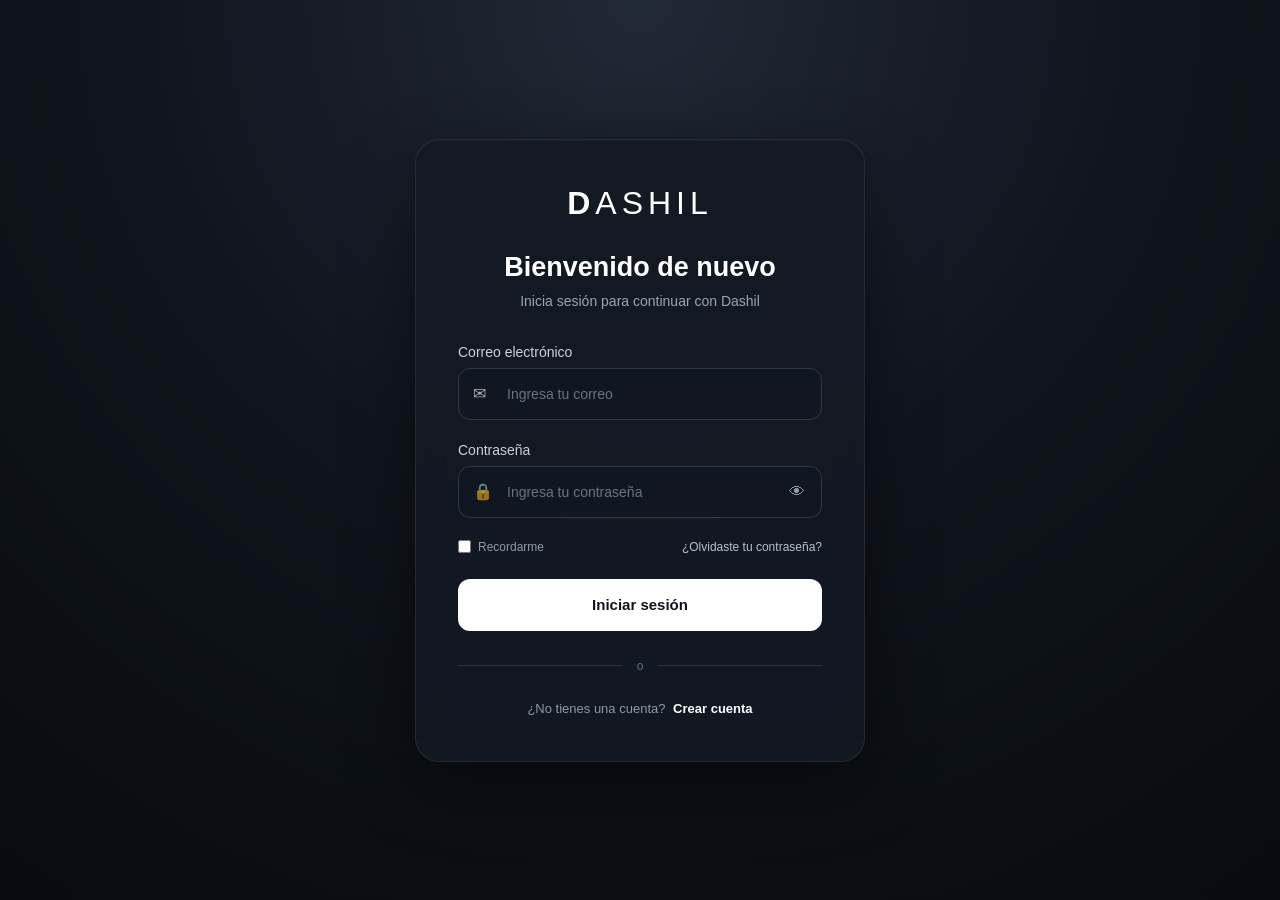
<file: DashilWeb/index.html>
<!DOCTYPE html>
<html lang="es">

<head>
    <meta charset="UTF-8">
    <meta name="viewport" content="width=device-width, initial-scale=1.0">

    <title>Dashil</title>

    <link rel="stylesheet" href="estilo.css">
</head>

<body>

    <div class="app">

        <!-- BARRA LATERAL -->

        <aside class="sidebar">

            <div class="sidebar-top">

                <div class="logo">
                    <div class="logo-icon">D</div>
                    <span>Dashil</span>
                </div>

                <button class="new-chat" id="newChat">
                    <span>＋</span>
                    Nueva conversación
                </button>

            </div>

<div class="history">

    <!-- CHATS FIJADOS -->

    <div
        class="history-section"
        id="pinnedSection"
    >

        <p class="history-title">
            📌 Fijados
        </p>

        <div
            class="history-list"
            id="pinnedChats"
        ></div>

    </div>


    <!-- TODOS LOS DEMÁS CHATS -->

    <div
        class="history-section"
        id="normalSection"
    >

        <p class="history-title">
            Conversaciones
        </p>

        <div
            class="history-list"
            id="normalChats"
        ></div>

    </div>

</div>


          <div class="sidebar-bottom">

    <button class="sidebar-button">
        ⚙️
        <span>Configuración</span>
    </button>


    <div class="profile-wrapper">

        <button
            class="profile-button"
            id="profileButton"
        >

            <div
                class="profile-avatar"
                id="userAvatar"
            >
                U
            </div>

            <div class="profile-info">

                <span id="userName">
                    Usuario
                </span>

                <small>
                    Cuenta de Dashil
                </small>

            </div>

            <span class="profile-arrow">
                ⋯
            </span>

        </button>


        <div
            class="profile-menu"
            id="profileMenu"
        >

            <button>
                👤 Mi perfil
            </button>

            <button>
                ⚙️ Configuración
            </button>

            <div class="profile-menu-divider"></div>

            <button
                class="logout-menu-button"
                id="logoutButton"
            >
                ↪ Cerrar sesión
            </button>

        </div>

    </div>

</div>

        </aside>


        <!-- CONTENIDO PRINCIPAL -->

        <main class="main">

            <!-- ENCABEZADO -->

            <header class="topbar">

                <div class="model-name">
                    <span>Dashil</span>
                    <span class="arrow">⌄</span>
                </div>

                <button class="menu-button">
                    ⋯
                </button>

            </header>

            <!-- Cerrar sesión -->

            


            <!-- ÁREA DEL CHAT -->

            <section class="chat-container">

                <div class="welcome" id="welcome">

                    <div class="dashil-avatar">
                        D
                    </div>

                    <h1>Hola, soy Dashil</h1>

                    <p>
                        Tu asistente personal de inteligencia artificial.
                    </p>

                </div>


                <div class="messages" id="messages">
                </div>

            </section>


            <!-- CAJA DE MENSAJE -->

            <div class="input-container">

                <div class="input-box">

                    <button class="attach-button" title="Adjuntar archivo">
                        ＋
                    </button>

                    <textarea
                        id="userInput"
                        placeholder="Escribe un mensaje a Dashil..."
                        rows="1"></textarea>

                    <button
                        class="send-button"
                        id="sendButton"
                        title="Enviar">
                        ↑
                    </button>

                </div>

                <p class="disclaimer">
                    Dashil es una IA y puede cometer error, ten paciencia.
                </p>

            </div>

        </main>

    </div>


    <script src="script.js"></script>

</body>

</html>
</file>
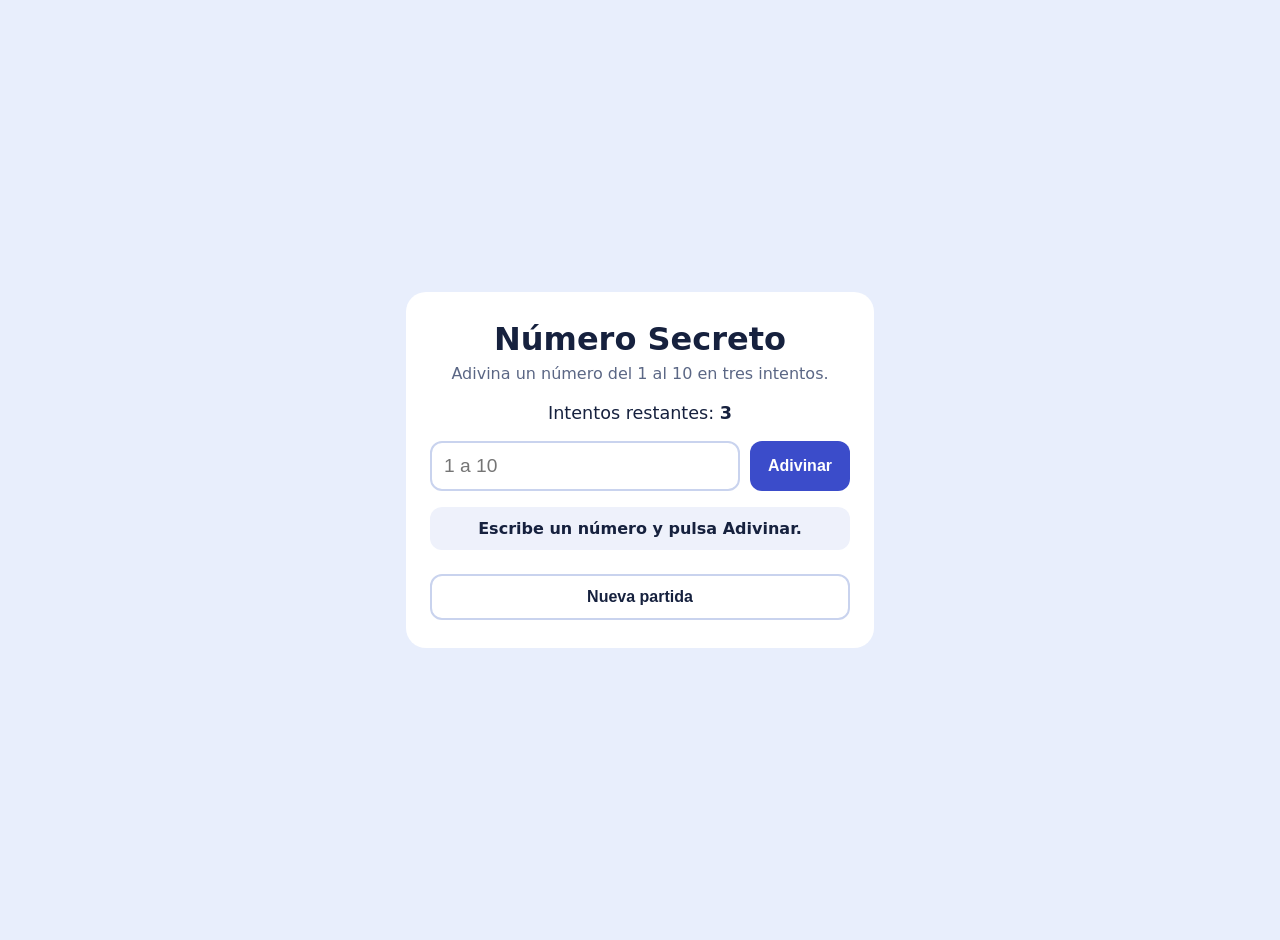
<file: Juego/Index.html>
<!DOCTYPE html>
<html lang="es">
<head>
  <meta charset="utf-8">
  <meta name="viewport" content="width=device-width, initial-scale=1">
  <title>Número Secreto</title>
  <link rel="stylesheet" href="css/style.css">
</head>
<body>
  <main>
    <h1>Número Secreto</h1>
  <p class="subtitulo">Adivina un número del 1 al 10 en tres intentos.</p>

  <p class="intentos">Intentos restantes: <strong id="intentos">3</strong></p>

  <div class="entrada">
    <input id="campoNumero" type="number" min="1" max="10" placeholder="1 a 10">
    <button id="btnAdivinar" type="button">Adivinar</button>
  </div>

  <p id="mensaje">Escribe un número y pulsa Adivinar.</p>

  <button id="btnNueva" type="button">Nueva partida</button>
</main>
  <script src="js/script.js"></script>
</body>
</html>
</file>
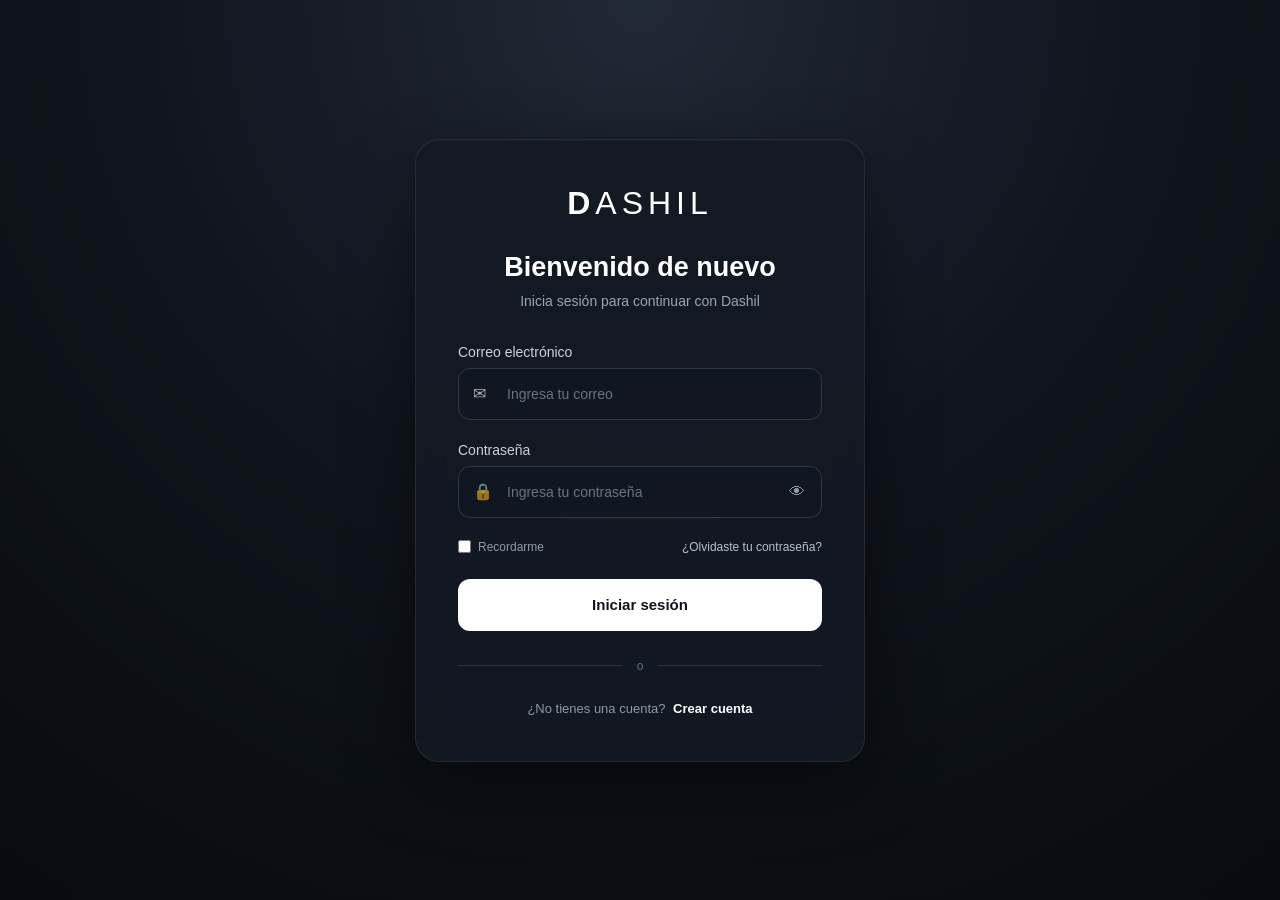
<file: DashilWeb/Login/login.html>
<!DOCTYPE html>
<html lang="es">

<head>
    <meta charset="UTF-8">
    <meta name="viewport" content="width=device-width, initial-scale=1.0">

    <title>Dashil - Iniciar sesión</title>

    <link rel="stylesheet" href="login.css">
</head>

<body>

    <main class="login-container">

        <section class="login-card">

            <div class="logo">
                D<span>ASHIL</span>
            </div>

            <h1>Bienvenido de nuevo</h1>

            <p class="subtitle">
                Inicia sesión para continuar con Dashil
            </p>

            <form id="loginForm">

                <div class="input-group">

                    <label for="email">
                        Correo electrónico
                    </label>

                    <div class="input-wrapper">

                        <span class="input-icon">✉</span>

                        <input
                            type="email"
                            id="email"
                            placeholder="Ingresa tu correo"
                            autocomplete="email"
                            required
                        >

                    </div>

                </div>


                <div class="input-group">

                    <label for="password">
                        Contraseña
                    </label>

                    <div class="input-wrapper">

                        <span class="input-icon">🔒</span>

                        <input
                            type="password"
                            id="password"
                            placeholder="Ingresa tu contraseña"
                            autocomplete="current-password"
                            required
                        >

                        <button
                            type="button"
                            class="show-password"
                            id="showPassword"
                            
                        >
                            👁
                        </button>

                    </div>

                </div>


                <div class="login-options">

                    <label class="remember">

                        <input type="checkbox" id="remember">

                        <span>Recordarme</span>

                    </label>

                    <a href="#" class="forgot-password">
                        ¿Olvidaste tu contraseña?
                    </a>

                </div>


                <button
                    type="submit"
                    
                    class="login-button"
                >
                    Iniciar sesión
                </button>

            </form>


            <div class="divider">
                <span>o</span>
            </div>


            <p class="register-text">

                ¿No tienes una cuenta?

                <a href="registro.html" class="register-link">
    Crear cuenta
</a>

            </p>

        </section>

    </main>


    <script src="login.js"></script>

</body>

</html>
</file>
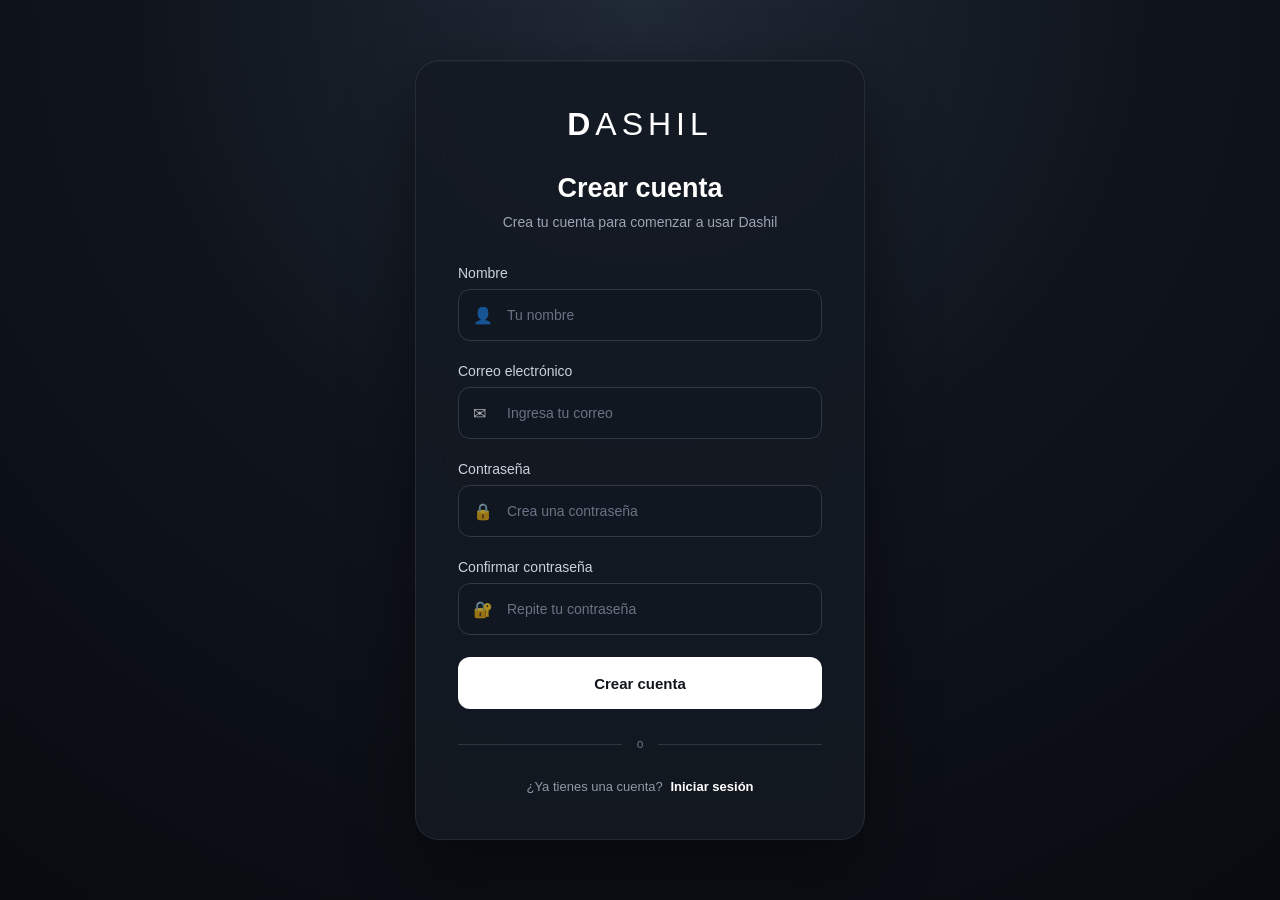
<file: DashilWeb/Login/registro.html>
<!DOCTYPE html>
<html lang="es">

<head>
    <meta charset="UTF-8">
    <meta name="viewport" content="width=device-width, initial-scale=1.0">

    <title>Dashil - Crear cuenta</title>

    <link rel="stylesheet" href="login.css">
</head>

<body>

    <main class="login-container">

        <section class="login-card">

            <div class="logo">
                D<span>ASHIL</span>
            </div>

            <h1>Crear cuenta</h1>

            <p class="subtitle">
                Crea tu cuenta para comenzar a usar Dashil
            </p>


            <form id="registerForm">

                <div class="input-group">

                    <label for="name">
                        Nombre
                    </label>

                    <div class="input-wrapper">

                        <span class="input-icon">👤</span>

                        <input
                            type="text"
                            id="name"
                            placeholder="Tu nombre"
                            required
                        >

                    </div>

                </div>


                <div class="input-group">

                    <label for="email">
                        Correo electrónico
                    </label>

                    <div class="input-wrapper">

                        <span class="input-icon">✉</span>

                        <input
                            type="email"
                            id="email"
                            placeholder="Ingresa tu correo"
                            required
                        >

                    </div>

                </div>


                <div class="input-group">

                    <label for="password">
                        Contraseña
                    </label>

                    <div class="input-wrapper">

                        <span class="input-icon">🔒</span>

                        <input
                            type="password"
                            id="password"
                            placeholder="Crea una contraseña"
                            required
                        >

                    </div>

                </div>


                <div class="input-group">

                    <label for="confirmPassword">
                        Confirmar contraseña
                    </label>

                    <div class="input-wrapper">

                        <span class="input-icon">🔐</span>

                        <input
                            type="password"
                            id="confirmPassword"
                            placeholder="Repite tu contraseña"
                            required
                        >

                    </div>

                </div>


                <button
                    type="submit"
                    class="login-button"
                >
                    Crear cuenta
                </button>

            </form>


            <div class="divider">
                <span>o</span>
            </div>


            <p class="register-text">

                ¿Ya tienes una cuenta?

                <a href="login.html" class="register-link">
                    Iniciar sesión
                </a>

            </p>

        </section>

    </main>


    <script src="registro.js"></script>

</body>

</html>
</file>
<file: DashilWeb/estilo.css>
/* =========================
   VARIABLES Y BASE
========================= */

:root {
    --background: #0b0d10;
    --sidebar: #111419;
    --sidebar-hover: #1b2028;
    --surface: #171c23;
    --surface-raised: #1d232c;
    --border: rgba(255, 255, 255, 0.09);
    --border-strong: rgba(255, 255, 255, 0.16);
    --text: #f1f5f9;
    --secondary: #98a2b3;
    --muted: #667085;
    --accent: #38bdf8;
    --accent-soft: rgba(56, 189, 248, 0.12);
    --danger: #fb7185;
    --radius-sm: 8px;
    --radius-md: 12px;
    --radius-lg: 18px;
    --sidebar-width: 276px;
    --content-width: 860px;
    --shadow: 0 16px 40px rgba(0, 0, 0, 0.28);
}

*,
*::before,
*::after {
    box-sizing: border-box;
    margin: 0;
    padding: 0;
}

html,
body {
    width: 100%;
    min-height: 100%;
}

body {
    background: var(--background);
    color: var(--text);
    font-family: Inter, ui-sans-serif, system-ui, -apple-system, BlinkMacSystemFont, "Segoe UI", sans-serif;
    line-height: 1.5;
    overflow: hidden;
    -webkit-font-smoothing: antialiased;
}

button,
textarea {
    font: inherit;
}

button {
    color: inherit;
}

button:focus-visible,
textarea:focus-visible {
    outline: 2px solid var(--accent);
    outline-offset: 2px;
}

/* =========================
   APLICACIÓN
========================= */

.app {
    display: flex;
    width: 100%;
    height: 100vh;
    min-height: 0;
    background: radial-gradient(circle at 70% -10%, #18232d 0, transparent 34%), var(--background);
}

/* =========================
   SIDEBAR
========================= */

.sidebar {
    display: flex;
    flex: 0 0 var(--sidebar-width);
    flex-direction: column;
    width: var(--sidebar-width);
    min-height: 0;
    padding: 18px 14px 14px;
    border-right: 1px solid var(--border);
    background: linear-gradient(180deg, #14181e 0%, var(--sidebar) 48%, #0e1115 100%);
}

.sidebar-top {
    display: flex;
    flex-direction: column;
    gap: 18px;
}

.logo {
    display: flex;
    align-items: center;
    gap: 11px;
    padding: 4px 8px 8px;
    color: var(--text);
    font-size: 19px;
    font-weight: 700;
    letter-spacing: -0.02em;
}

.logo-icon,
.dashil-avatar,
.message-avatar {
    display: inline-flex;
    align-items: center;
    justify-content: center;
    color: #06131b;
    background: linear-gradient(135deg, #dff7ff, var(--accent));
    font-weight: 800;
    box-shadow: 0 0 22px rgba(56, 189, 248, 0.16);
}

.logo-icon {
    width: 34px;
    height: 34px;
    border-radius: 10px;
    font-size: 17px;
}

.new-chat {
    display: flex;
    align-items: center;
    gap: 9px;
    width: 100%;
    min-height: 44px;
    padding: 10px 13px;
    border: 1px solid var(--border-strong);
    border-radius: var(--radius-md);
    background: linear-gradient(135deg, rgba(56, 189, 248, 0.16), rgba(56, 189, 248, 0.04));
    color: var(--text);
    cursor: pointer;
    font-size: 14px;
    text-align: left;
    transition: border-color 160ms ease, background 160ms ease, transform 160ms ease;
}

.new-chat span {
    color: var(--accent);
    font-size: 22px;
    line-height: 1;
}

.new-chat:hover {
    border-color: rgba(56, 189, 248, 0.55);
    background: var(--accent-soft);
    transform: translateY(-1px);
}

.history {
    flex: 1;
    min-height: 0;
    margin-top: 24px;
    overflow-y: auto;
    overscroll-behavior: contain;
    scrollbar-gutter: stable;
    scrollbar-width: thin;
    scrollbar-color: #3a4654 transparent;
}

.history::-webkit-scrollbar,
.chat-container::-webkit-scrollbar {
    width: 7px;
}

.history::-webkit-scrollbar-track,
.chat-container::-webkit-scrollbar-track {
    background: transparent;
}

.history::-webkit-scrollbar-thumb,
.chat-container::-webkit-scrollbar-thumb {
    border-radius: 999px;
    background: #3a4654;
}

.history::-webkit-scrollbar-thumb:hover,
.chat-container::-webkit-scrollbar-thumb:hover {
    background: #526274;
}

.history-section + .history-section {
    margin-top: 24px;
}

.history-title {
    padding: 0 10px 8px;
    color: var(--muted);
    font-size: 11px;
    font-weight: 700;
    letter-spacing: 0.1em;
    text-transform: uppercase;
}

.history-list {
    display: flex;
    flex-direction: column;
    gap: 3px;
}

.conversation {
    position: relative;
    display: flex;
    align-items: center;
    gap: 9px;
    min-height: 42px;
    padding: 8px 9px;
    border: 1px solid transparent;
    border-radius: var(--radius-sm);
    color: var(--secondary);
    cursor: pointer;
    font-size: 13px;
    transition: color 160ms ease, background 160ms ease, border-color 160ms ease;
}

.conversation:hover {
    border-color: var(--border);
    background: var(--sidebar-hover);
    color: var(--text);
}

.conversation-icon {
    flex: 0 0 auto;
    color: var(--muted);
    font-size: 14px;
}

.conversation-title {
    flex: 1;
    min-width: 0;
    overflow: hidden;
    text-overflow: ellipsis;
    white-space: nowrap;
}

.conversation-pin {
    flex-shrink: 0;
    font-size: 12px;
}

.conversation-menu {
    flex-shrink: 0;
    padding: 2px 5px;
    border: 0;
    border-radius: 6px;
    background: transparent;
    color: var(--secondary);
    cursor: pointer;
    font-size: 17px;
    line-height: 1;
    opacity: 0;
    transition: opacity 160ms ease, background 160ms ease, color 160ms ease;
}

.conversation:hover .conversation-menu,
.conversation-menu:focus-visible {
    opacity: 1;
}

.conversation-menu:hover {
    background: rgba(255, 255, 255, 0.08);
    color: var(--text);
}

.conversation-options {
    position: absolute;
    z-index: 20;
    top: calc(100% - 2px);
    right: 6px;
    min-width: 156px;
    padding: 5px;
    border: 1px solid var(--border-strong);
    border-radius: var(--radius-sm);
    background: #202731;
    box-shadow: var(--shadow);
}

.conversation-options button {
    display: block;
    width: 100%;
    padding: 9px 10px;
    border: 0;
    border-radius: 6px;
    background: transparent;
    color: var(--text);
    cursor: pointer;
    font-size: 13px;
    text-align: left;
}

.conversation-options button:hover {
    background: rgba(255, 255, 255, 0.08);
}

.conversation-options .delete-chat {
    color: var(--danger);
}

.sidebar-bottom {
    display: flex;
    flex-direction: column;
    gap: 3px;
    margin-top: 14px;
    padding-top: 12px;
    border-top: 1px solid var(--border);
}

.sidebar-button {
    display: flex;
    align-items: center;
    gap: 11px;
    width: 100%;
    padding: 10px;
    border: 0;
    border-radius: var(--radius-sm);
    background: transparent;
    color: var(--secondary);
    cursor: pointer;
    font-size: 13px;
    text-align: left;
    transition: color 160ms ease, background 160ms ease;
}

.sidebar-button:hover {
    background: var(--sidebar-hover);
    color: var(--text);
}

/* =========================
   ÁREA PRINCIPAL Y TOPBAR
========================= */

.main {
    display: flex;
    flex: 1;
    flex-direction: column;
    min-width: 0;
    min-height: 0;
}

.topbar {
    display: flex;
    align-items: center;
    justify-content: space-between;
    flex: 0 0 64px;
    height: 64px;
    padding: 0 24px;
    border-bottom: 1px solid var(--border);
    background: rgba(11, 13, 16, 0.72);
}

.model-name {
    display: flex;
    align-items: center;
    gap: 8px;
    color: var(--text);
    font-size: 15px;
    font-weight: 700;
}

.arrow {
    color: var(--secondary);
    font-size: 19px;
}

.menu-button {
    width: 36px;
    height: 36px;
    border: 1px solid transparent;
    border-radius: var(--radius-sm);
    background: transparent;
    color: var(--secondary);
    cursor: pointer;
    font-size: 22px;
    line-height: 1;
    transition: color 160ms ease, background 160ms ease, border-color 160ms ease;
}

.menu-button:hover {
    border-color: var(--border);
    background: var(--surface);
    color: var(--text);
}

/* =========================
   CHAT Y BIENVENIDA
========================= */

.chat-container {
    flex: 1;
    width: 100%;
    max-width: var(--content-width);
    min-height: 0;
    margin: 0 auto;
    padding: 28px 24px 170px;
    overflow-y: auto;
    overscroll-behavior: contain;
    scrollbar-gutter: stable;
    scrollbar-width: thin;
    scrollbar-color: #3a4654 transparent;
}

.welcome {
    display: flex;
    flex-direction: column;
    align-items: center;
    justify-content: center;
    min-height: min(58vh, 560px);
    padding: 48px 0;
    text-align: center;
}

.dashil-avatar {
    width: 68px;
    height: 68px;
    margin-bottom: 22px;
    border-radius: 20px;
    font-size: 29px;
}

.welcome h1 {
    margin-bottom: 9px;
    color: var(--text);
    font-size: clamp(25px, 4vw, 34px);
    letter-spacing: -0.04em;
}

.welcome p {
    color: var(--secondary);
    font-size: 15px;
}

/* =========================
   MENSAJES
========================= */

.messages {
    width: 100%;
}

.message {
    display: flex;
    gap: 14px;
    margin-bottom: 25px;
    animation: message-in 220ms ease-out both;
    color: #dbe3ec;
    line-height: 1.7;
    overflow-wrap: anywhere;
}

.message-avatar {
    flex: 0 0 34px;
    width: 34px;
    height: 34px;
    border-radius: 10px;
    font-size: 14px;
}

.message-content {
    flex: 1;
    min-width: 0;
    padding-top: 2px;
}

.message-name {
    margin-bottom: 4px;
    color: var(--text);
    font-size: 14px;
    font-weight: 700;
}

@keyframes message-in {
    from {
        opacity: 0;
        transform: translateY(5px);
    }
    to {
        opacity: 1;
        transform: translateY(0);
    }
}

/* =========================
   ÁREA DE ESCRITURA
========================= */

.input-container {
    position: fixed;
    z-index: 10;
    right: 0;
    bottom: 0;
    left: var(--sidebar-width);
    padding: 28px 24px 17px;
    background: linear-gradient(180deg, transparent 0%, rgba(11, 13, 16, 0.88) 28%, var(--background) 58%);
}

.input-box {
    display: flex;
    align-items: flex-end;
    gap: 9px;
    max-width: var(--content-width);
    min-height: 58px;
    margin: 0 auto;
    padding: 9px 10px;
    border: 1px solid var(--border-strong);
    border-radius: var(--radius-lg);
    background: rgba(23, 28, 35, 0.96);
    box-shadow: 0 10px 30px rgba(0, 0, 0, 0.22);
    transition: border-color 180ms ease, box-shadow 180ms ease;
}

.input-box:focus-within {
    border-color: rgba(56, 189, 248, 0.65);
    box-shadow: 0 0 0 3px rgba(56, 189, 248, 0.09), 0 12px 34px rgba(0, 0, 0, 0.3);
}

.attach-button,
.send-button {
    flex: 0 0 38px;
    width: 38px;
    height: 38px;
    border: 0;
    cursor: pointer;
    transition: background 160ms ease, color 160ms ease, transform 160ms ease;
}

.attach-button {
    border-radius: 10px;
    background: transparent;
    color: var(--secondary);
    font-size: 23px;
    line-height: 1;
}

.attach-button:hover {
    background: var(--surface-raised);
    color: var(--text);
}

textarea {
    flex: 1;
    width: 100%;
    min-width: 0;
    max-height: 180px;
    padding: 8px 1px;
    resize: none;
    border: 0;
    outline: 0;
    background: transparent;
    color: var(--text);
    font-size: 15px;
    line-height: 1.5;
}

textarea::placeholder {
    color: var(--muted);
}

.send-button {
    border-radius: 50%;
    background: var(--accent);
    color: #062333;
    font-size: 20px;
    font-weight: 800;
    line-height: 1;
}

.send-button:hover:not(:disabled) {
    background: #7dd3fc;
    transform: translateY(-1px);
}

.send-button:disabled {
    cursor: not-allowed;
    opacity: 0.38;
}

.disclaimer {
    max-width: var(--content-width);
    margin: 8px auto 0;
    color: var(--muted);
    font-size: 11px;
    text-align: center;
}

/* =========================
   RESPONSIVE
========================= */

@media (max-width: 700px) {
    .sidebar {
        display: none;
    }

    .topbar {
        flex-basis: 56px;
        height: 56px;
        padding: 0 15px;
    }

    .chat-container {
        padding: 18px 15px 158px;
    }

    .input-container {
        left: 0;
        padding: 22px 12px 12px;
    }

    .input-box {
        min-height: 54px;
        border-radius: 16px;
    }

    .message {
        gap: 10px;
        margin-bottom: 21px;
    }

    .message-avatar {
        flex-basis: 30px;
        width: 30px;
        height: 30px;
        border-radius: 9px;
        font-size: 12px;
    }

    .welcome {
        min-height: 48vh;
    }
}

@media (max-width: 420px) {
    .attach-button,
    .send-button {
        flex-basis: 34px;
        width: 34px;
        height: 34px;
    }

    .input-box {
        gap: 6px;
        padding: 8px;
    }

    textarea {
        font-size: 14px;
    }

    .disclaimer {
        font-size: 10px;
    }
}

@media (prefers-reduced-motion: reduce) {
    *,
    *::before,
    *::after {
        scroll-behavior: auto !important;
        animation-duration: 0.01ms !important;
        transition-duration: 0.01ms !important;
    }
}

.user-profile {
    display: flex;
    align-items: center;
    gap: 10px;

    padding: 12px;

    margin-top: auto;

    border-top: 1px solid rgba(255, 255, 255, 0.08);
}


.user-avatar {
    width: 38px;
    height: 38px;

    border-radius: 50%;

    background: #ffffff;
    color: #111;

    display: flex;
    align-items: center;
    justify-content: center;

    font-weight: 700;

    flex-shrink: 0;
}


.user-info {
    display: flex;
    flex-direction: column;

    flex: 1;

    min-width: 0;
}


.user-info span {
    color: white;

    font-size: 14px;

    font-weight: 600;

    white-space: nowrap;
    overflow: hidden;
    text-overflow: ellipsis;
}


.user-info small {
    color: #7f8997;

    font-size: 11px;
}


#logoutBtn {
    border: none;

    background: transparent;

    color: #8f99a7;

    cursor: pointer;

    font-size: 12px;
}


#logoutBtn:hover {
    color: white;
}

/* ============================= */
/* PERFIL DEL USUARIO */
/* ============================= */

.profile-wrapper {
    position: relative;
    width: 100%;
}


.profile-button {
    width: 100%;

    display: flex;
    align-items: center;

    gap: 10px;

    padding: 10px 12px;

    border: none;

    border-radius: 10px;

    background: transparent;

    color: white;

    cursor: pointer;

    text-align: left;

    transition: background 0.2s;
}


.profile-button:hover {
    background: rgba(255, 255, 255, 0.06);
}


.profile-avatar {
    width: 36px;
    height: 36px;

    display: flex;
    align-items: center;
    justify-content: center;

    border-radius: 50%;

    background: white;
    color: #111;

    font-weight: 700;

    flex-shrink: 0;
}


.profile-info {
    flex: 1;

    display: flex;
    flex-direction: column;

    min-width: 0;
}


.profile-info span {
    font-size: 14px;

    font-weight: 600;

    white-space: nowrap;
    overflow: hidden;
    text-overflow: ellipsis;
}


.profile-info small {
    margin-top: 2px;

    font-size: 11px;

    color: #7f8997;
}


.profile-arrow {
    color: #7f8997;

    font-size: 18px;
}


/* MENÚ */

.profile-menu {
    position: absolute;

    left: 0;
    bottom: 58px;

    width: 100%;

    padding: 6px;

    border-radius: 12px;

    background: #171c24;

    border: 1px solid rgba(255, 255, 255, 0.08);

    box-shadow:
        0 10px 35px rgba(0, 0, 0, 0.45);

    display: none;

    z-index: 1000;
}


.profile-menu.active {
    display: block;
}


.profile-menu button {
    width: 100%;

    padding: 10px 12px;

    display: flex;

    align-items: center;

    gap: 8px;

    border: none;

    border-radius: 8px;

    background: transparent;

    color: #d7dde6;

    font-size: 13px;

    cursor: pointer;

    text-align: left;
}


.profile-menu button:hover {
    background: rgba(255, 255, 255, 0.06);

    color: white;
}


.profile-menu-divider {
    height: 1px;

    margin: 5px 4px;

    background: rgba(255, 255, 255, 0.08);
}


.logout-menu-button {
    color: #ff8181 !important;
}
</file>
<file: Juego/css/style.css>
body {
  font-family: system-ui, sans-serif;
  background: #e8eefc;
  color: #16213e;
  margin: 0;
  min-height: 100vh;
  display: grid;
  place-items: center;
  padding: 20px;
}

main {
  width: 100%;
  max-width: 420px;
  background: #ffffff;
  border-radius: 20px;
  padding: 28px 24px;
  text-align: center;
}

h1 {
  margin: 0 0 6px;
}

.subtitulo {
  margin: 0 0 20px;
  color: #5b6785;
}

.intentos {
  font-size: 1.1rem;
}

.entrada {
  display: flex;
  gap: 10px;
  margin: 16px 0;
}

input {
  flex: 1;
  min-width: 0;
  font-size: 1.2rem;
  padding: 12px;
  border: 2px solid #c9d3ee;
  border-radius: 12px;
}

button {
  font-size: 1rem;
  font-weight: bold;
  padding: 12px 18px;
  border: none;
  border-radius: 12px;
  background: #3b4cca;
  color: #ffffff;
  cursor: pointer;
}

button:disabled {
  opacity: 0.5;
  cursor: not-allowed;
}

#btnNueva {
  background: transparent;
  color: #16213e;
  border: 2px solid #c9d3ee;
  width: 100%;
  margin-top: 8px;
}

#mensaje {
  padding: 12px;
  border-radius: 12px;
  background: #eef1fb;
  font-weight: bold;
}

#mensaje.ok {
  background: #dcf5ea;
  color: #12805c;
}

#mensaje.mal {
  background: #fde4e2;
  color: #b3261e;
}
</file>
<file: DashilWeb/Login/login.css>
* {
    margin: 0;
    padding: 0;
    box-sizing: border-box;
}


body {
    min-height: 100vh;

    font-family:
        "Segoe UI",
        Arial,
        sans-serif;

    background:
        radial-gradient(
            circle at top,
            #202936 0%,
            #10151d 45%,
            #080b10 100%
        );

    color: #ffffff;

    display: flex;
    align-items: center;
    justify-content: center;

    padding: 20px;
}


/* CONTENEDOR */

.login-container {
    width: 100%;
    max-width: 450px;
}


/* TARJETA */

.login-card {
    width: 100%;

    padding: 45px 42px;

    background: rgba(20, 26, 35, 0.88);

    border: 1px solid rgba(255, 255, 255, 0.08);

    border-radius: 24px;

    box-shadow:
        0 25px 70px rgba(0, 0, 0, 0.45),
        inset 0 1px 0 rgba(255, 255, 255, 0.04);

    backdrop-filter: blur(18px);

    animation: appear 0.6s ease;
}


/* LOGO */

.logo {
    text-align: center;

    font-size: 32px;

    font-weight: 800;

    letter-spacing: 5px;

    margin-bottom: 30px;
}

.logo span {
    font-weight: 400;
}


/* TITULO */

h1 {
    text-align: center;

    font-size: 27px;

    font-weight: 600;

    margin-bottom: 10px;
}


/* SUBTITULO */

.subtitle {
    text-align: center;

    color: #9ba5b4;

    font-size: 14px;

    margin-bottom: 35px;
}


/* INPUT GROUP */

.input-group {
    margin-bottom: 22px;
}


.input-group label {
    display: block;

    font-size: 14px;

    color: #cbd2dc;

    margin-bottom: 8px;
}


/* INPUT */

.input-wrapper {
    position: relative;

    display: flex;

    align-items: center;
}


.input-icon {
    position: absolute;

    left: 15px;

    font-size: 16px;

    opacity: 0.65;

    pointer-events: none;
}


.input-wrapper input {
    width: 100%;

    height: 52px;

    padding: 0 48px;

    border-radius: 12px;

    border: 1px solid #303946;

    background: #111720;

    color: white;

    font-size: 14px;

    outline: none;

    transition:
        border-color 0.2s,
        box-shadow 0.2s,
        background 0.2s;
}


.input-wrapper input::placeholder {
    color: #687384;
}


.input-wrapper input:focus {
    border-color: #66758a;

    background: #151c26;

    box-shadow:
        0 0 0 3px rgba(120, 140, 165, 0.12);
}


/* MOSTRAR CONTRASEÑA */

.show-password {
    position: absolute;

    right: 12px;

    background: transparent;

    border: none;

    color: #8c97a6;

    cursor: pointer;

    font-size: 16px;

    padding: 5px;
}


.show-password:hover {
    color: white;
}


/* OPCIONES */

.login-options {
    display: flex;

    justify-content: space-between;

    align-items: center;

    margin: 5px 0 25px;

    font-size: 12px;
}


.remember {
    display: flex;

    align-items: center;

    gap: 7px;

    color: #929cab;

    cursor: pointer;
}


.remember input {
    accent-color: #ffffff;

    cursor: pointer;
}


.forgot-password {
    color: #b9c2ce;

    text-decoration: none;

    transition: color 0.2s;
}


.forgot-password:hover {
    color: white;
}


/* BOTÓN */

.login-button {
    width: 100%;

    height: 52px;

    border: none;

    border-radius: 12px;

    background: #ffffff;

    color: #10151c;

    font-size: 15px;

    font-weight: 600;

    cursor: pointer;

    transition:
        transform 0.2s,
        box-shadow 0.2s,
        background 0.2s;
}


.login-button:hover {
    background: #e8ebef;

    transform: translateY(-1px);

    box-shadow:
        0 8px 25px rgba(255, 255, 255, 0.12);
}


.login-button:active {
    transform: translateY(0);
}


/* DIVISOR */

.divider {
    display: flex;

    align-items: center;

    gap: 15px;

    margin: 28px 0;
}


.divider::before,
.divider::after {
    content: "";

    height: 1px;

    flex: 1;

    background: #2c3440;
}


.divider span {
    color: #697483;

    font-size: 12px;
}


/* REGISTRO */

.register-text {
    text-align: center;

    color: #8f99a8;

    font-size: 13px;
}


.register-link {
    color: white;

    font-weight: 600;

    text-decoration: none;

    margin-left: 4px;
}


.register-link:hover {
    text-decoration: underline;
}


/* ANIMACIÓN */

@keyframes appear {

    from {
        opacity: 0;

        transform:
            translateY(15px)
            scale(0.98);
    }

    to {
        opacity: 1;

        transform:
            translateY(0)
            scale(1);
    }
}


/* RESPONSIVE */

@media (max-width: 500px) {

    .login-card {
        padding: 35px 25px;

        border-radius: 20px;
    }


    h1 {
        font-size: 24px;
    }


    .logo {
        font-size: 28px;
    }


    .login-options {
        flex-direction: column;

        align-items: flex-start;

        gap: 12px;
    }

}
</file>
